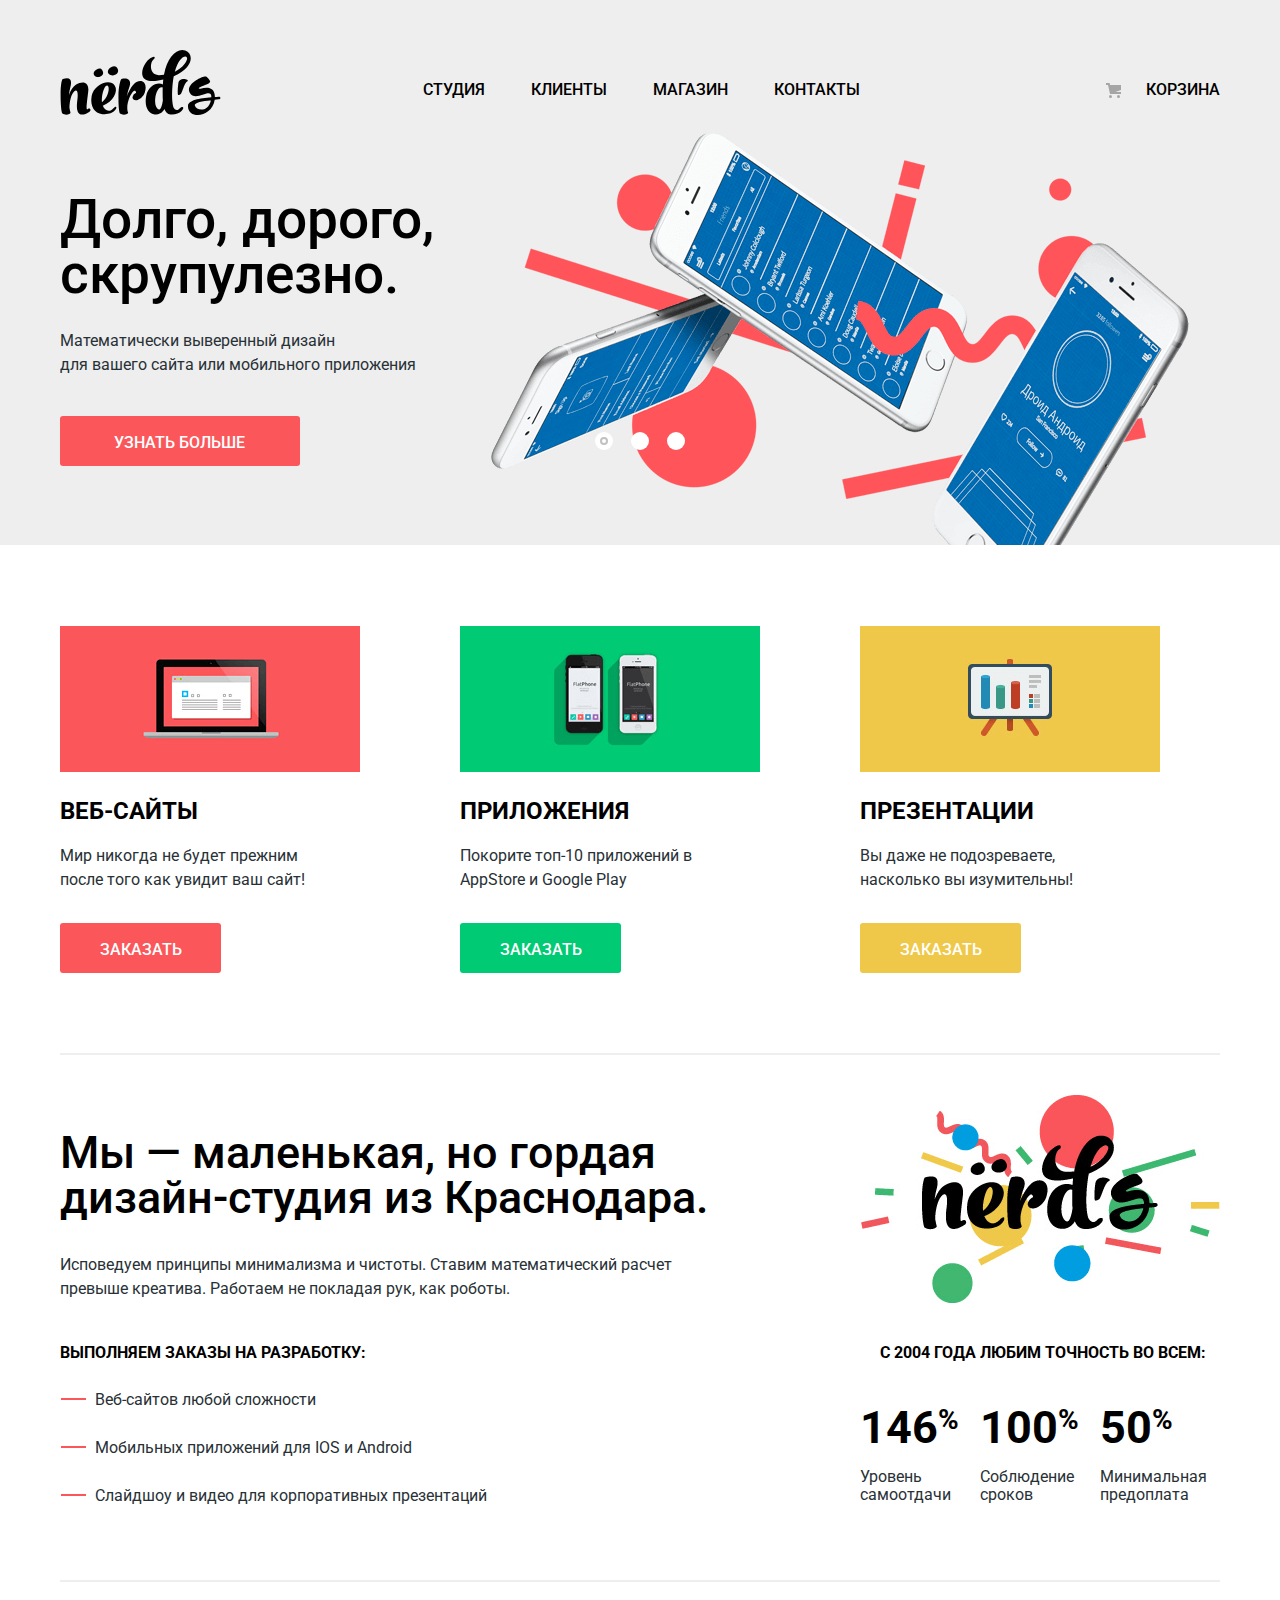
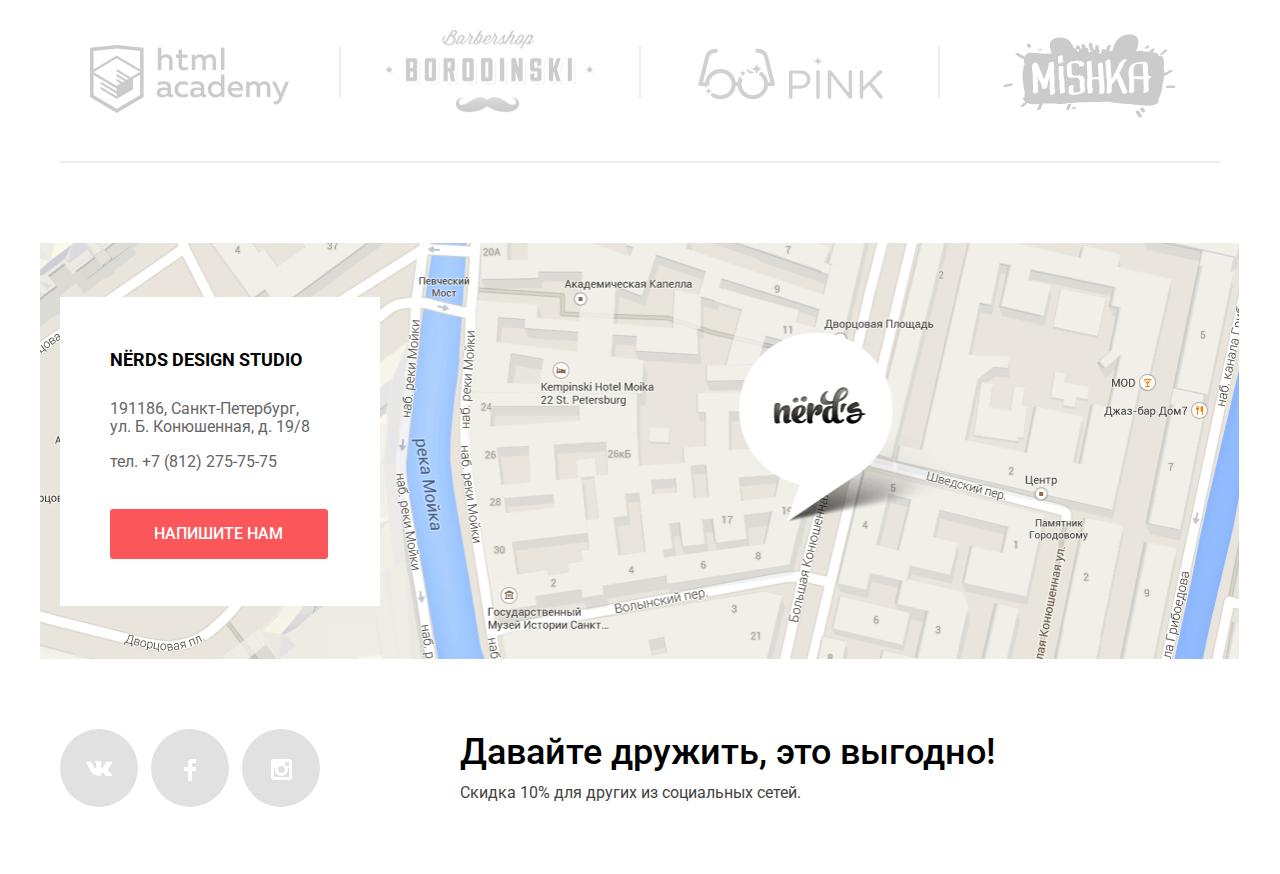
<file: index.html>
<!DOCTYPE html>
<html lang="ru">
<head>
  <meta charset="utf-8">
  <title>HTML Academy: Нёрдс</title>
  <link rel="stylesheet" href="css/normalize.css">
  <link rel="stylesheet" href="css/styles_min.css">
  <link href="https://fonts.googleapis.com/css?family=Roboto:400,500,700&amp;subset=cyrillic" rel="stylesheet">
</head>

<body>
  <header class="main-header">
    <div class="container">
      <nav class="main-navigation">
        <a class="header-logo">
          <img src="img/header-logo.svg" alt="Дизайн-студия nёrds" width="161" height="65">
        </a>
        <h2 class="visually-hidden">Навигация по сайту</h2>
        <ul class="site-navigation">
          <li><a href="studio.html">Студия</a></li>
          <li><a href="clients.html">Клиенты</a></li>
          <li><a href="catalogue.html">Магазин</a></li>
          <li><a href="contacts.html">Контакты</a></li> 
        </ul>
        <div class="header-cart"><a href="cart.html">Корзина</a></div>
      </nav>

      <section class="header-slider">
        <h2 class="visually-hidden">Отличительные особенности Дизайн-студии nёrds</h2>
        <input class="visually-hidden" type="radio" id="btn-1" name="toggle" checked>
        <input class="visually-hidden" type="radio" id="btn-2" name="toggle">
        <input class="visually-hidden" type="radio" id="btn-3" name="toggle">
        <div class="slider-controls">
          <label for="btn-1"><span class="visually-hidden">Слайд 1</span></label>
          <label for="btn-2"><span class="visually-hidden">Слайд 2</span></label>
          <label for="btn-3"><span class="visually-hidden">Слайд 3</span></label>
        </div>
        <div class="header-slider-content">
          <div class="header-slider-slides">
            <section class="slide slide-1">
              <b class="promo-slogan">
                Долго, дорого, скрупулезно.
              </b>
              <p>
                Математически выверенный дизайн<br> для вашего сайта или мобильного приложения
              </p>
              <a class="btn slide-btn slide-btn-1" href="#">
                Узнать больше 
              </a>
              <p class="hint hint-1">Чтобы узнать больше - перейдите на текущий слайд c помощью кнопки Слайд1 перед слайдами и нажмите на появившуюся ссылку "Узнать больше"</p>
            </section>
            <section class="slide slide-2">
              <b class="promo-slogan">
                Любим математику как никто другой.
              </b>
              <p>
                Никакого креатива, только математические формулы для расчета идеальных пропорций 
              </p>
              <a class="btn slide-btn slide-btn-2" href="#">
                Узнать больше
              </a>
              <p class="hint hint-2">Чтобы узнать больше - перейдите на текущий слайд c помощью кнопки Слайд2 перед слайдами и нажмите на появившуюся ссылку "Узнать больше"</p>
            </section>
            <section class="slide slide-3">
              <b class="promo-slogan">
                Только ночь, только хардкор
              </b>
              <p>
                Работать днем, как все? Мы против этого. Ближе&nbsp;к&nbsp;полуночи работа только начинается.
              </p>
              <a class="btn slide-btn slide-btn-3" href="#">
                Узнать больше
              </a>
              <p class="hint hint-3">Чтобы узнать больше - перейдите на текущий слайд c помощью кнопки Слайд3 перед слайдами и нажмите на появившуюся ссылку "Узнать больше"</p>
            </section>
          </div>
        </div>
      </section>
    </div>
  </header>

  <main>
    <div class="container">
      <h2 class="visually-hidden">Услуги дизайн-студии nerds</h2>
      <ul class="products">
        <li class="products-category products-category-1">
          <h3 class="products-category-title">
            Веб-сайты
          </h3>
          <p class="products-category-description">
            Мир никогда не будет прежним после того как увидит ваш сайт!
          </p>
          <a class="btn" href="#">
            Заказать
          </a>
        </li>
        <li class="products-category products-category-2">
          <h3 class="products-category-title">
            Приложения
          </h3>
          <p class="products-category-description">
            Покорите топ-10 приложений в AppStore и Google Play
          </p>
          <a class="btn" href="#">
            Заказать
          </a>
        </li>
        <li class="products-category products-category-3">
          <h3 class="products-category-title">
            Презентации
          </h3>
          <p class="products-category-description">
            Вы даже не подозреваете, насколько вы изумительны!
          </p>
          <a class="btn" href="#">
            Заказать
          </a>
        </li>
      </ul>

      <section class="about-us">
        <h2 class="visually-hidden">Информация о студии</h2>
        <div class="columns">
          <div class="columns-left">
            <b class="promo-slogan">
              Мы &#8212; маленькая, но гордая дизайн-студия из Краснодара.
            </b>
            <p>
              Исповедуем принципы минимализма и чистоты. Ставим математический расчет превыше креатива. Работаем не покладая рук, как роботы.
            </p>
          </div>
          <div class="columns-right">
            <a class="about-us-logo">
              <img src="img/about-us-logo.png" alt="Дизайн-студия nёrds" width="360" height="208">
            </a>
          </div>
        </div> 

        <div class="columns">
          <div class="columns-left">
            <section class="specialties">
              <h3 class="specialties-title">
                Выполняем заказы на разработку:
              </h3>
              <ul class="specialties-list">
                <li>Веб-сайтов любой сложности</li>
                <li>Мобильных приложений для IOS и Android</li>
                <li>Слайдшоу и видео для корпоративных презентаций</li>
              </ul>
            </section>
          </div>
          <div class="columns-right">
            <section class="features">
              <h3 class="features-title">
                С 2004 года любим точность во всем:
              </h3>
              <table class="features-table">
                <tr>
                  <th>146<sup>%</sup></th>
                  <th>100<sup>%</sup></th>
                  <th>50<sup>%</sup></th>
                </tr>
                <tr>
                  <td>Уровень самоотдачи</td>
                  <td>Соблюдение сроков</td>
                  <td>Минимальная предоплата</td>
                </tr>
              </table>
            </section>
          </div>
        </div>
      </section>

      <section class="portfolio">
        <h2 class="visually-hidden">Портфолио Дизайн-студии nёrds</h2>
        <a class="portfolio-item portfolio-item-htmlacademy" href="https://htmlacademy.ru/intensive/htmlcss">
          <img src="img/logo-htmlacademy.png" alt="переход на сайт HTMLAcademy" width="199" height="68">
        </a>
        <a class="portfolio-item portfolio-item-borodinskiy" href="#">
          <img src="img/logo-barbershop.png" alt="переход на сайт Барбершоп Бородинский" width="209" height="86">
        </a>
        <a class="portfolio-item portfolio-item-pink" href="#">
          <img src="img/logo-pink.png" alt="переход на сайт Pink" width="185" height="52">
        </a>
        <a class="portfolio-item portfolio-item-mishka" href="#">
          <img src="img/logo-mishka.png" alt="переход на сайт Мишка" width="173" height="84">
        </a>
      </section> 
    </div>
  </main>
  
  <footer class="main-footer">
    <section class="footer-contacts">
      <h2 class="visually-hidden">Контакты студии</h2>
      <div class="contacts-container">
        <div class="container">
          <section class="contacts-info">
            <h3 class="contacts-info-title">
              Nёrds design studio 
            </h3>
            <div class="contacts-text">
              <p>
                191186, Санкт-Петербург,
                ул.&nbsp;Б. Конюшенная, д. 19/8
              </p>
              <p>
                тел. +7 (812) 275-75-75
              </p>
            </div>
            <a class="btn write-us-btn" href="write-us.html">
              Напишите нам
            </a>
          </section>
        </div>
      </div> 
      <div class="i-map-container"> 
        <iframe src="https://www.google.com/maps/embed?pb=!1m18!1m12!1m3!1d1998.5989424123825!2d30.320894615863704!3d59.93879686904818!2m3!1f0!2f0!3f0!3m2!1i1024!2i768!4f13.1!3m3!1m2!1s0x4696310fca5ba729%3A0xea9c53d4493c879f!2sBolshaya+Konyushennaya+ul.%2C+19%2C+Sankt-Peterburg%2C+Russia%2C+191186!5e0!3m2!1sen!2sus!4v1504743156845" allowfullscreen>
        </iframe>
      </div>
      <div class="map-container">
        <div class="container-1">
          <section class="footer-map">
            <h2 class="visually-hidden">Адрес студии: 191186, Санкт-Петербург, ул. Б. Конюшенная, д. 19/8</h2>
            <img src="img/map&marker_cropped.png" alt="" width="1200" height="416">
          </section>
        </div>
      </div>
    </section>
    
    <div class="container">
      <div class="footer-bottom">
        <section class="footer-social">
          <h2 class="visually-hidden">Дизайн-студия nёrds в социальных сетях</h2>
          <a class="social-btn social-btn-vk" href="#" aria-label="Вконтакте">
            <svg id="vk" data-name="Layer 1" xmlns="http://www.w3.org/2000/svg" width="26" height="15" ><defs><style>.cls-1{fill:#fff;}</style></defs><title>vk-icon</title><path class="cls-1" d="M16.14,11.51c1-.31,2.18,2,3.48,2.94a2.45,2.45,0,0,0,1.73.53l3.47-.05s1.82-.11,1-1.55a11.7,11.7,0,0,0-2.58-3c-2.18-2-1.88-1.71.74-5.24,1.6-2.15,2.24-3.47,2-4S24.6.69,24.6.69l-3.91,0a.8.8,0,0,0-.85.51,23.28,23.28,0,0,1-1.44,3.08c-1.74,3-2.44,3.15-2.72,3-.66-.43-.49-1.74-.49-2.66,0-2.9.43-4.11-.85-4.42A6.61,6.61,0,0,0,12.5,0,8.29,8.29,0,0,0,9.26.33c-.44.22-.79.71-.58.74a1.75,1.75,0,0,1,1.15.59,3.86,3.86,0,0,1,.39,1.79s.23,3.41-.54,3.83c-.53.29-1.25-.3-2.8-3A25.38,25.38,0,0,1,5.49,1.35,1.18,1.18,0,0,0,5.16.9a1.61,1.61,0,0,0-.6-.24L.85.68S.29.7.08.95s0,.67,0,.67S3,8.49,6.27,12a8.86,8.86,0,0,0,6.45,3h1.56a1.32,1.32,0,0,0,.71-.31,1.14,1.14,0,0,0,.21-.69S15.17,11.82,16.14,11.51Z" transform="translate(0 0)"/></svg>
          </a>
          <a class="social-btn social-btn-fb" href="#" aria-label="Facebook">
            <svg id="fb" data-name="Layer 2" xmlns="http://www.w3.org/2000/svg" width="12" height="22"><defs><style>.cls-1{fill:#fff;}</style></defs><title>fb-icon</title><path class="cls-1" d="M12,4V0H8A4,4,0,0,0,4,4V8H0v4H4V22H8V12h4V8H8V4Z"/></svg>
          </a>
          <a class="social-btn social-btn-inst" href="#" aria-label="Instagram">
            <svg id="insta" data-name="Layer 1" xmlns="http://www.w3.org/2000/svg" width="21" height="21"><defs><style>.cls-1{fill:#fff;}</style></defs><title>insta-icon</title><path class="cls-1" d="M18,0H3A3,3,0,0,0,0,3V18a3,3,0,0,0,3,3H18a3,3,0,0,0,3-3V3A3,3,0,0,0,18,0ZM10.5,7A3.5,3.5,0,1,1,7,10.5,3.5,3.5,0,0,1,10.5,7ZM18,18H3V9H4.18A6.5,6.5,0,1,0,16.82,9H18ZM18,7H14V3h4Z"/></svg>
          </a>
        </section>
        <section class="footer-promo">
          <h2 class="visually-hidden">Скидки и спецпредложения</h2> 
          <b class="promo-slogan">
            Давайте дружить, это выгодно!
          </b>
          <p>
            Скидка 10% для других из социальных сетей. 
          </p>
        </section>
      </div>
    </div>
  </footer>

  <div class="container">
    <section class="modal modal-write-us modal-none">
      <h2>Напишите нам</h2>
      <form class="write-us-form" action="https://echo.htmlacademy.ru" method="post">
        <p class="half-width">
          <label for="fullname">Ваше имя:</label>
          <input type="text" id="fullname" name="fullname" placeholder="Представьтесь, пожалуйста">
        </p>
        <p class="half-width">
          <label for="email">Ваш e-mail:</label>
          <input type="text" id="email" name="email" placeholder="Для отправки ответа">
        </p>
        <p class="one-width">  
          <label for="text">Текст письма:</label>
          <textarea id="text" placeholder="В свободной форме" rows="5"></textarea>
        </p>
        <button class="btn" type="submit">Отправить</button>
      </form>
      <button class="modal-close" type="button"><span class="visually-hidden">Закрыть</span></button>
    </section>
  </div>
  
  <script src="js/script_min.js"></script>

</body>
</html>
</file>
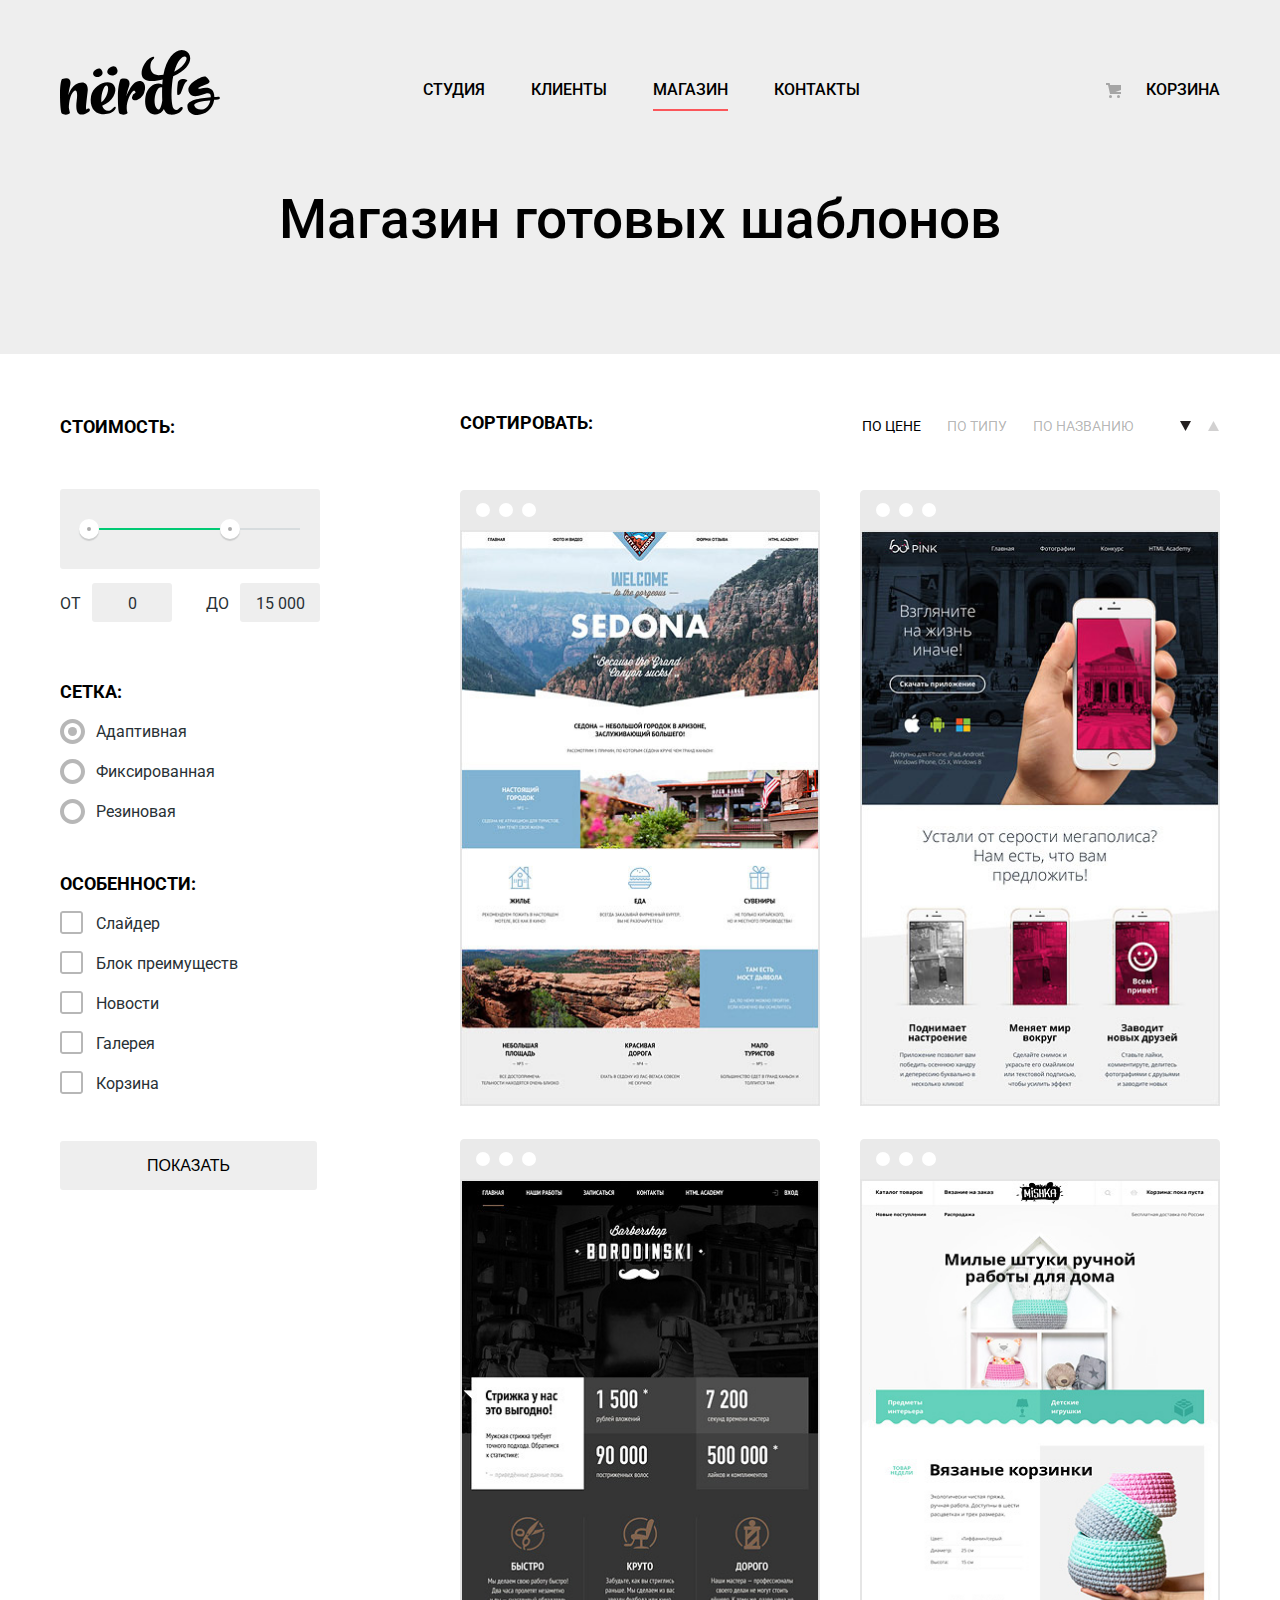
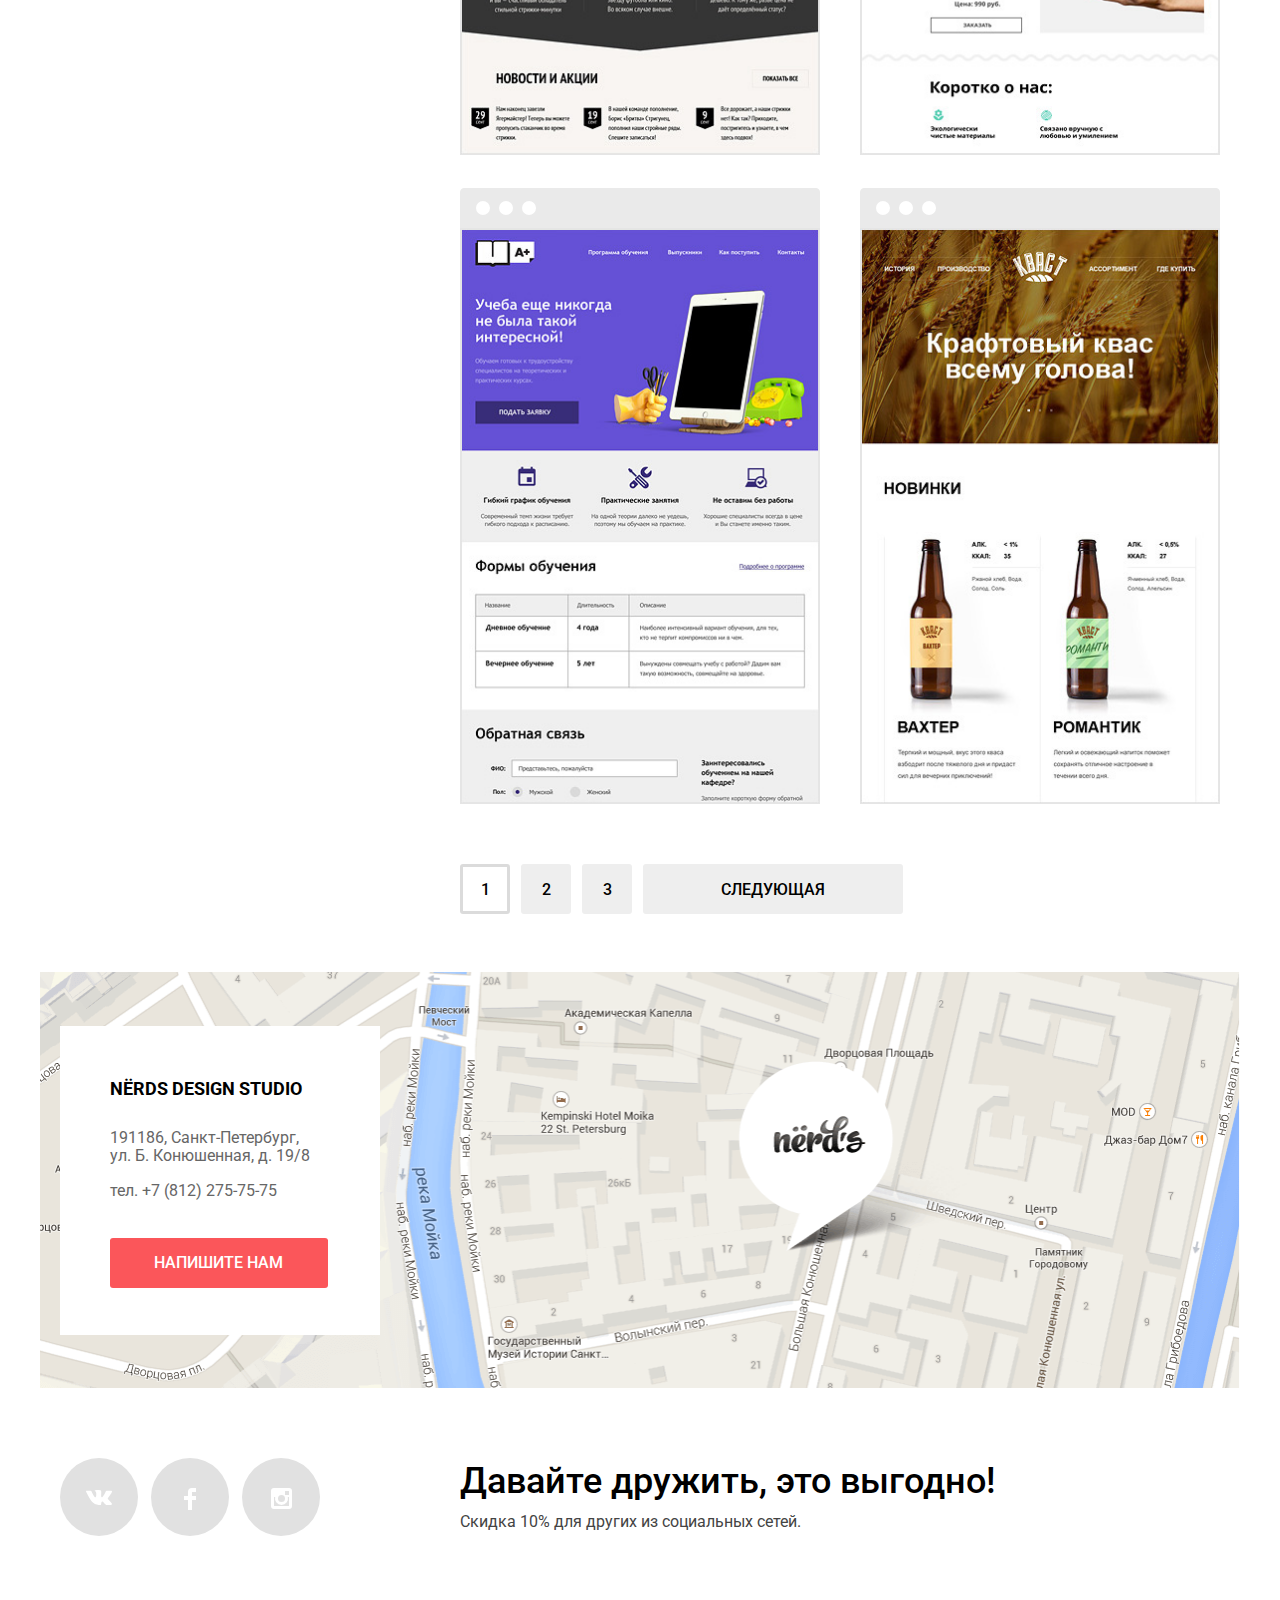
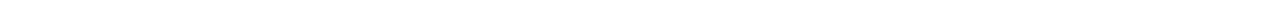
<file: catalogue.html>
<!DOCTYPE html>
<html lang="ru">
<head>
  <title>"Каталог дизайн-студии nёrds"</title>
  <meta charset="utf-8">
  <link rel="stylesheet" href="css/normalize.css">
  <link rel="stylesheet" href="css/styles_min.css">
  <link href="https://fonts.googleapis.com/css?family=Roboto:400,500,700&amp;subset=cyrillic" rel="stylesheet">
</head>

<body class="inner-page">
  <header class="main-header">
    <div class="container">
      <nav class="main-navigation">
        <a class="header-logo" href="index.html" aria-label="перейти на главную страницу">
          <svg id="header-logo" data-name="Layer 1" xmlns="http://www.w3.org/2000/svg" width="161" height="65"><title>header-logo</title><path d="M157.94,49.37c-1.24.16-2.52.27-3.76.38v.06C151.76,67.17,128,70,127.4,56.41c-.27-6.17,11.59-8,23.4-9.09.43-11.09-15.9,5.67-21.61-4.6-5-9,14.63-17.94,16.73-16.1,6.44,5.64,3.4,6.62-1.38,8.34-9.49,3.41-5.79,4.11-4.51,3.73,7.57-2.25,14.37-1,14.31,8.32,1.29-.11,2.52-.16,3.76-.27C160.4,46.51,160.56,49.16,157.94,49.37Zm-7.51.76c-9.12,1-17,2.44-16.15,5.35C136,61.06,147.85,62.3,150.42,50.13Z" transform="translate(0 0.02)"/><path d="M117.68,44.92c-.68,0-.7-6,.11-11.69,1-7,11.94-3.36,9.09-1.91s-4.43,8.72-6.27,12.09C120,44.57,118,44.94,117.68,44.92Z" transform="translate(0 0.02)"/><path d="M42.1,21c2.38,4.87-4.94,8.17-8.29,4.52-1.4-1.56-.76-4.56,2.64-6.19C38.15,18.49,40.52,17.73,42.1,21Z" transform="translate(0 0.02)"/><path d="M57.06,18.86c2.58,5.3-5.38,8.9-9,4.92-1.52-1.69-.82-5,2.87-6.74C52.75,16.13,55.34,15.31,57.06,18.86Z" transform="translate(0 0.02)"/><path d="M28.88,61.67C21,67,14.66,65.82,16.67,50.82c1.45-10.9-.95-11.52-3.12-9.44-2.85,2.7-4.63,9.72-4.68,16.41.28,1.69.61,3.31,1,4.78.33,1.63-4.91,3.32-8,1C.84,62.79,0,54.87,0,44.13,0,35.31,1.17,29.24,2.23,29c8-2.19,9.31,1.35,7.58,8a47.64,47.64,0,0,0-1.4,7.92c1.67-4.66,4.07-8.49,6.8-10.17,7.42-4.66,13.6-2.47,12.43,6.8-2,16.58-2.17,18.83-.39,17.53C29.5,57.45,30.94,60.26,28.88,61.67Z" transform="translate(0 0.02)"/><path d="M55,59.59c-2.17,3.48-7.81,5.17-13.22,4.55C34,63.3,29.22,56.39,31.06,46c2-11.19,18.07-18.32,23.2-10.34,3.74,5.79-2.17,16-11.6,19.78l-.5.17c2,5.17,6.58,7.48,11,2.36C55.32,55.65,56.82,56.67,55,59.59Zm-13.6-7.42c5.85-4.16,7.81-13.32,6.19-15.9S42.49,37.78,41.32,48A20.61,20.61,0,0,0,41.38,52.17Z" transform="translate(0 0.02)"/><path d="M83.09,45a12.25,12.25,0,0,1-6,5.06c-2.4.73-5.18.06-5.18-2.7a6.07,6.07,0,0,1,3.62-4.72c-.17-1.91-1.39-2.42-2.29-1.69-3.35,2.59-7.42,12.25-6.36,19.22a1.59,1.59,0,0,1,.06.51c.17.62.33,1.24.56,1.85.56,1.57-4.91,3.32-8,1-1.06-.79-1.62-7-1.62-17.7,0-8.82,2-16.64,3-16.92,6.41-1.74,10.15,1.29,8.14,7.25a64.94,64.94,0,0,0-2.84,10.4c2.45-6.69,6.52-12.87,9.81-14.5,5.86-2.92,10.09,1,8.87,7.81a1.72,1.72,0,0,0-.11.45c-.06.56-.57,2.3-.39,1.74A10.62,10.62,0,0,1,83.09,45Z" transform="translate(0 0.02)"/><path d="M113.21,26.16c-.44,2.3-.84,4.83-1.11,7.53-1.06,10.06-.61,19,.61,23,.73,2.14,3.46,4.95,6.08,2,2.84-3.2,6-1.35,2.17,2.42-2.34,2.31-6.69,3.88-11,3.43-3.12-.39-5-2.42-6.13-5.51a8.71,8.71,0,0,1-1.56,2.3,9.28,9.28,0,0,1-8,3.09c-6.64-.73-10.54-7.92-8.7-18.15,2-10.79,11.32-14.73,16.73-11.86.11-1.35.22-2.7.33-4.1.06-.28.06-.56.11-.84-1.56.34-3.23.67-5,1-24,4-15.72-15.57-9.87-20.68,6.64-5.73,7.36-1.86,5.3-.56-3.68,2.36-5.3,15.9,5.24,15.9a47,47,0,0,0,5-.28C106.68,6.49,116.66-2.39,124.75.53,133.73,3.79,132.78,18.07,113.21,26.16ZM102.28,50.55c-.22-3.54-.22-7.53-.17-11.64,0-.51.06-1,.06-1.46-3.35-1.52-6.64,3.65-7.47,10.79C93.75,56.62,97.48,61.06,99.6,59,101.22,57.41,102.06,52.24,102.28,50.55ZM126.36,7.39c-1.78-2.64-8.31.56-12.1,14.33C123.8,17.17,127.59,9.3,126.36,7.39Z" transform="translate(0 0.02)"/></svg>
        </a>
        <h2 class="visually-hidden">Навигация по сайту</h2>
        <ul class="site-navigation">
          <li><a href="studio.html">Студия</a></li>
          <li><a href="clients.html">Клиенты</a></li>
          <li><span  class="current">Магазин</span></li>
          <li><a href="contacts.html">Контакты</a></li>
        </ul>
        <div class="header-cart"><a href="cart.html">Корзина</a></div>
      </nav>
      <h1 class="main-header-title">Магазин готовых шаблонов</h1>
    </div>
  </header>

  <main>
    <div class="container">
      <div class="inner-page-content">
        <form class="filter-form" action="https://echo.htmlacademy.ru" method="get">
          <h2 class="visually-hidden">Фильтры готовых шаблонов</h2>
          <fieldset class="filter-form-price">
            <legend class="filter-name">Стоимость:</legend>
            <div class="price-indicator">
              <div class="scale">
                <div class="bar" style="width:70%">
                </div>
              </div>
              <div class="toggle min-toggle"></div>
              <div class="toggle max-toggle"></div>
            </div>
            <div class="price-controls">
              <p class="min-price">
                <label for="min-price">от</label>
                <input type="text" id="min-price" name="min-price" value="0">
              </p>
              <p class="max-price"> 
                <label for="max-price">до</label>
                <input type="text" id="max-price" name="max-price" value="15 000">
              </p>
            </div>
          </fieldset>
          <fieldset class="filter-form-group">
            <legend class="filter-name">Сетка:</legend>
            <p>
              <input class="visually-hidden" type="radio" id="adaptive" name="grid" value="adaptive" checked>
              <label for="adaptive">Адаптивная</label>
            </p>
            <p>
              <input class="visually-hidden" type="radio" id="fixed" name="grid" value="fixed">
              <label for="fixed">Фиксированная</label>
            </p>
            <p>
              <input class="visually-hidden" type="radio" id="responsive" name="grid" value="responsive">
              <label for="responsive">Резиновая</label>
            </p>
          </fieldset>
          <fieldset class="filter-form-group">
            <legend class="filter-name">Особенности:</legend>
            <p>
              <input class="visually-hidden" type="checkbox" id="slider" name="slider">
              <label for="slider">Слайдер</label>
            </p>
            <p>
              <input class="visually-hidden" type="checkbox" id="features-list" name="features-list">
              <label for="features-list">Блок преимуществ</label>
            </p>
            <p> 
              <input class="visually-hidden" type="checkbox" id="news" name="news">
              <label for="news">Новости</label>
            </p>
            <p>
              <input class="visually-hidden" type="checkbox" id="gallery" name="gallery">
              <label for="gallery">Галерея</label>
            </p>
            <p>
              <input class="visually-hidden" type="checkbox" id="cart" name="cart">
              <label for="cart">Корзина</label>
            </p>
          </fieldset>
          <button class="btn" type="submit">Показать</button>
        </form>

        <section class="catalogue">
          <div class="catalogue-filter">
            <h3 class="filter-name">Сортировать:</h3>
            <ul class="catalogue-filter-list">
              <li><a class="current" href="#">По цене</a></li>
              <li><a href="#">По типу</a></li>
              <li><a href="#">По названию</a></li>
            </ul>
            <p class="sort-by">
              <button class="arrow arrow-down current" type="button"><span class="visually-hidden">сортировать в прямом порядке</span></button>
              <button class="arrow arrow-up"  type="button"><span class="visually-hidden">сортировать в обратном порядке</span></button>
            </p>
          </div>
          <div class="catalogue-items">
            <article class="catalogue-item">
              <a href="#">
                <img src="img/img-sedona.jpg" alt="Сайт Sedona" width="358" height="574">
              </a>
              <section class="catalogue-item-data">
                <a class="catalogue-item-title" href="item-sedona.html">Sedona</a>
                <div class="catalogue-item-content">
                  <p>Информационный сайт для&nbsp;туристов</p>
                </div>
                <a class="btn" href="#">9 900 руб.</a>
              </section>
              <section class="catalogue-item-data visually-hidden">
                <h3 class="catalogue-item-title">Sedona</h3>
                <p>Информационный сайт для туристов</p>
                <a class="btn">9 900 руб.</a>
              </section>
            </article>
            <article class="catalogue-item">
              <a href="#">
                <img src="img/img-pink.jpg" alt="Сайт Pink" width="358" height="574">
              </a>
              <section class="catalogue-item-data">
                <a class="catalogue-item-title" href="item-sedona.html">Pink app</a>
                <div class="catalogue-item-content">
                  <p>Продуктовый лендинг приложения для iOS и Android</p>
                </div>
                <a class="btn" href="#">9 900 руб.</a>
              </section>
              <section class="catalogue-item-data visually-hidden">
                <h3 class="catalogue-item-title">Pink app</h3>
                <p>Продуктовый лендинг приложения для iOS и Android</p>
                <a class="btn">9 900 руб.</a>
              </section>
            </article>
            <article class="catalogue-item">
              <a href="#">
                <img src="img/img-barbershop.jpg" alt="Сайт Барбершоп Бородинский" width="358" height="574">
              </a>
              <section class="catalogue-item-data">
                <a class="catalogue-item-title" href="item-sedona.html">Barbershop</a>
                <div class="catalogue-item-content">
                  <p>Сайт салоны красоты. Для&nbsp;мужчин, да.</p>
                </div>
                <a class="btn" href="#">9 900 руб.</a>
              </section>
              <section class="catalogue-item-data visually-hidden">
                <h3 class="catalogue-item-title">Barbershop</h3>
                <p>Сайт салоны красоты. Для мужчин, да.</p>
                <a class="btn">9 900 руб.</a>
              </section>
            </article>
            <article class="catalogue-item">
              <a href="#">
                <img src="img/img-mishka.jpg" alt="Сайт Мишка" width="358" height="574">
              </a>
              <section class="catalogue-item-data">
                <a class="catalogue-item-title" href="item-sedona.html">Mishka</a>
                <div class="catalogue-item-content">
                  <p>Интернет-магазин вязаных&nbsp;игрушек</p>
                </div>
                <a class="btn" href="#">9 900 руб.</a>
              </section>
              <section class="catalogue-item-data visually-hidden">
                <h3 class="catalogue-item-title">Mishka</h3>
                <p>Интернет-магазин вязаных игрушек</p>
                <a class="btn">9 900 руб.</a>
              </section>
            </article>
            <article class="catalogue-item">
              <a href="#">
                <img src="img/img-aplus.jpg" alt="Сайт Aplus" width="358" height="574">
              </a>
              <section class="catalogue-item-data">
                <a class="catalogue-item-title" href="item-sedona.html">A Plus</a>
                <div class="catalogue-item-content">
                  <p>Лендинг курсов повышения квалификации</p>
                </div>
                <a class="btn" href="#">9 900 руб.</a>
              </section>
              <section class="catalogue-item-data visually-hidden">
                <h3 class="catalogue-item-title">A Plus</h3>
                <p>Лендинг курсов повышения квалификации</p>
                <a class="btn">9 900 руб.</a>
              </section>
            </article>
            <article class="catalogue-item">
              <a href="#">
                <img src="img/img-kvast.jpg" alt="Сайт Кваст" width="358" height="574">
              </a>
              <section class="catalogue-item-data">
                <a class="catalogue-item-title" href="item-sedona.html">Кваст</a>
                <div class="catalogue-item-content">
                  <p>Промо-сайт производителя крафтового кваса</p>
                </div>
                <a class="btn" href="#">9 900 руб.</a>
              </section>
              <section class="catalogue-item-data visually-hidden">
                <h3 class="catalogue-item-title">Кваст</h3>
                <p>Промо-сайт производителя крафтового кваса</p>
                <a class="btn">9 900 руб.</a>
              </section>
            </article>
          </div>
          <h2 class="visually-hidden">Навигация по страницам</h2>
          <ul class="catalogue-paginaton">
            <li class="catalogue-paginaton-current">
              <span class="btn-page">1</span>
            </li>
            <li>
              <a class="btn-page" href="#">2</a>
            </li>
            <li>
              <a class="btn-page" href="#">3</a>
            </li>
            <li>
              <a class="btn-page" href="#">следующая</a>
            </li>
          </ul>
        </section> 
      </div> 
    </div>
  </main>

  <footer class="main-footer">
    <section class="footer-contacts">
      <h2 class="visually-hidden">Контакты студии</h2>
      <div class="contacts-container">
        <div class="container">
          <section class="contacts-info">
            <h3 class="contacts-info-title">
              Nёrds design studio 
            </h3>
            <div class="contacts-text">
              <p>
                191186, Санкт-Петербург,
                ул.&nbsp;Б. Конюшенная, д. 19/8
              </p>
              <p>
                тел. +7 (812) 275-75-75
              </p>
            </div>
            <a class="btn write-us-btn" href="write-us.html">
              Напишите нам
            </a>
          </section>
        </div>
      </div> 
      <div class="i-map-container"> 
        <iframe src="https://www.google.com/maps/embed?pb=!1m18!1m12!1m3!1d1998.5989424123825!2d30.320894615863704!3d59.93879686904818!2m3!1f0!2f0!3f0!3m2!1i1024!2i768!4f13.1!3m3!1m2!1s0x4696310fca5ba729%3A0xea9c53d4493c879f!2sBolshaya+Konyushennaya+ul.%2C+19%2C+Sankt-Peterburg%2C+Russia%2C+191186!5e0!3m2!1sen!2sus!4v1504743156845"  allowfullscreen>
        </iframe>
      </div>
      <div class="map-container">
        <div class="container-1">
          <section class="footer-map">
            <h2 class="visually-hidden">
              Адрес студии: 191186, Санкт-Петербург, ул. Б. Конюшенная, д. 19/8
            </h2>
            <img src="img/map&marker_cropped.png" alt="" width="1200" height="416">
          </section>
        </div>
      </div>
    </section>
    
    <div class="container">
      <div class="footer-bottom">
        <section class="footer-social">
          <h2 class="visually-hidden">Дизайн-студия nёrds в социальных сетях</h2>
          <a class="social-btn social-btn-vk" href="#" aria-label="Вконтакте">
            <svg id="vk" data-name="Layer 1" xmlns="http://www.w3.org/2000/svg" width="26" height="15" ><defs><style>.cls-1{fill:#fff;}</style></defs><title>vk-icon</title><path class="cls-1" d="M16.14,11.51c1-.31,2.18,2,3.48,2.94a2.45,2.45,0,0,0,1.73.53l3.47-.05s1.82-.11,1-1.55a11.7,11.7,0,0,0-2.58-3c-2.18-2-1.88-1.71.74-5.24,1.6-2.15,2.24-3.47,2-4S24.6.69,24.6.69l-3.91,0a.8.8,0,0,0-.85.51,23.28,23.28,0,0,1-1.44,3.08c-1.74,3-2.44,3.15-2.72,3-.66-.43-.49-1.74-.49-2.66,0-2.9.43-4.11-.85-4.42A6.61,6.61,0,0,0,12.5,0,8.29,8.29,0,0,0,9.26.33c-.44.22-.79.71-.58.74a1.75,1.75,0,0,1,1.15.59,3.86,3.86,0,0,1,.39,1.79s.23,3.41-.54,3.83c-.53.29-1.25-.3-2.8-3A25.38,25.38,0,0,1,5.49,1.35,1.18,1.18,0,0,0,5.16.9a1.61,1.61,0,0,0-.6-.24L.85.68S.29.7.08.95s0,.67,0,.67S3,8.49,6.27,12a8.86,8.86,0,0,0,6.45,3h1.56a1.32,1.32,0,0,0,.71-.31,1.14,1.14,0,0,0,.21-.69S15.17,11.82,16.14,11.51Z" transform="translate(0 0)"/></svg>
          </a>
          <a class="social-btn social-btn-fb" href="#" aria-label="Facebook">
            <svg id="fb" data-name="Layer 2" xmlns="http://www.w3.org/2000/svg" width="12" height="22"><defs><style>.cls-1{fill:#fff;}</style></defs><title>fb-icon</title><path class="cls-1" d="M12,4V0H8A4,4,0,0,0,4,4V8H0v4H4V22H8V12h4V8H8V4Z"/></svg>
          </a>
          <a class="social-btn social-btn-inst" href="#" aria-label="Instagram">
            <svg id="insta" data-name="Layer 1" xmlns="http://www.w3.org/2000/svg" width="21" height="21"><defs><style>.cls-1{fill:#fff;}</style></defs><title>insta-icon</title><path class="cls-1" d="M18,0H3A3,3,0,0,0,0,3V18a3,3,0,0,0,3,3H18a3,3,0,0,0,3-3V3A3,3,0,0,0,18,0ZM10.5,7A3.5,3.5,0,1,1,7,10.5,3.5,3.5,0,0,1,10.5,7ZM18,18H3V9H4.18A6.5,6.5,0,1,0,16.82,9H18ZM18,7H14V3h4Z"/></svg>
          </a>
        </section>
        <section class="footer-promo">
          <h2 class="visually-hidden">Скидки и спецпредложения</h2> 
          <b class="promo-slogan">
            Давайте дружить, это выгодно!
          </b>
          <p>
            Скидка 10% для других из социальных сетей. 
          </p>
        </section>
      </div>
    </div>
  </footer>

  <div class="container">
    <section class="modal modal-write-us modal-none">
      <h2>Напишите нам</h2>
      <form class="write-us-form" action="https://echo.htmlacademy.ru" method="post">
        <p class="half-width">
          <label for="fullname">Ваше имя:</label>
          <input type="text" id="fullname" name="fullname" placeholder="Представьтесь, пожалуйста">
        </p>
        <p class="half-width">
          <label for="email">Ваш e-mail:</label>
          <input type="text" id="email" name="email" placeholder="Для отправки ответа">
        </p>
        <p class="one-width">  
          <label for="text">Текст письма:</label>
          <textarea id="text" placeholder="В свободной форме" rows="5"></textarea>
        </p>
        <button class="btn" type="submit">Отправить</button>
      </form>
      <button class="modal-close" type="button"><span class="visually-hidden">Закрыть</span></button>
    </section>
  </div>

  <script src="js/script_min.js"></script>

</body>
</html>
</file>
<file: css/styles_min.css>
.filter-form-price input[type=text],.products-category h3,body{font-family:Roboto,Arial,sans-serif}.catalogue-item>a::before,.header-cart .current::after,.header-cart a::before,.portfolio .portfolio-item::after,.site-navigation .current::after,.slider-controls label::before,.specialties-list li::before{content:""}body{min-width:1200px;padding:0;margin:0;font-style:normal;font-weight:400;font-size:16px;line-height:24px;color:#000;background-color:#fff}.btn,.filter-form .btn{font-size:16px;line-height:18px}img{max-width:100%;height:auto}.container{width:1160px;padding:0 20px;margin:0 auto}.visually-hidden{position:absolute;overflow:hidden;clip:rect(0 0 0 0);height:1px;width:1px;margin:-1px;padding:0;border:0}.btn{display:inline-block;-webkit-box-sizing:border-box;box-sizing:border-box;font-weight:500;color:#fff;text-transform:uppercase;text-decoration:none;text-align:center;vertical-align:top;border-radius:3px}.btn[type=submit],.btn[type=button]{font-size:16px;line-height:18px;border:none;outline:0}.footer-contacts .btn,.header-slider .btn,.modal-write-us .btn,.products-category-1 .btn{font-size:16px;background-color:#fb565a;border-top:3px solid #fb565a}.footer-contacts .btn:focus,.footer-contacts .btn:hover,.header-slider .btn:focus,.header-slider .btn:hover,.modal-write-us .btn:focus,.modal-write-us .btn:hover,.products-category-1 .btn:focus,.products-category-1 .btn:hover{background-color:#e74246;border-top:3px solid #e74246;outline:0}.footer-contacts .btn:active,.header-slider .btn:active,.modal-write-us .btn:active,.products-category-1 .btn:active{color:#e48789;background-color:#d7373b;border-top:3px solid #c13135}.products-category-2 .btn{font-size:16px;background-color:#00ca74;border-top:3px solid #00ca74}.products-category-2 .btn:focus,.products-category-2 .btn:hover{background-color:#00bc6c;border-top:3px solid #00bc6c;outline:0}.products-category-2 .btn:active{color:#74c69c;background-color:#00aa62;border-top:3px solid #009958}.products-category-3 .btn{font-size:16px;background-color:#efc84a;border-top:3px solid #efc84a}.products-category-3 .btn:focus,.products-category-3 .btn:hover{background-color:#eab534;border-top:3px solid #eab534;outline:0}.products-category-3 .btn:active{color:#edc47f;background-color:#e5a722;border-top:3px solid #ce961f}.filter-form .btn{font-weight:500;color:#000;background-color:#eee;border:3px solid #eee}.filter-form .btn:focus,.filter-form .btn:hover{background-color:#dfdfdf;border:3px solid #dfdfdf;outline:0}.filter-form .btn:active{color:#a9a9a9;background-color:#d5d5d5;border:3px solid #d5d5d5;border-top:3px solid #bfbfbf}.header-slider .btn{padding:15px 55px 14px 54px}.products-category .btn{padding:15px 39px 14px 40px}.footer-contacts .btn{padding:13px 45px 16px 44px}.modal-write-us .btn{padding:13px 80px 15px}.catalogue-item-data .btn{padding:13px 60px 15px}.filter-form .btn{padding:13px 84px 12px}.main-header{padding:50px 0 0;background:#eee}.header-cart a::before,.header-slider .slide,.header-slider .slide-1,.header-slider .slide-2,.products li{background-repeat:no-repeat}.main-navigation{display:-webkit-box;display:-ms-flexbox;display:flex;-webkit-box-pack:justify;-ms-flex-pack:justify;justify-content:space-between;-webkit-box-align:start;-ms-flex-align:start;align-items:flex-start}.products,.site-navigation{display:-webkit-box;display:-ms-flexbox;list-style:none}.header-logo,.header-logo img{width:161px;height:65px}.header-logo:hover svg{fill:#303030}.header-logo:focus svg{fill:#303030;border:2px #fb565a;outline:0}.header-logo:focus{outline:#fb565a solid 4px}.header-logo:active{outline:0}.header-logo:active svg{fill:#a6a6a6}.site-navigation{display:flex;-ms-flex-wrap:wrap;flex-wrap:wrap;-webkit-box-pack:center;-ms-flex-pack:center;justify-content:center;width:510px;padding:0;margin:0}.site-navigation li{padding:25px 23px 0}.header-cart{padding:25px 0 0 45px}.header-cart .current,.header-cart a{padding-left:40px}.header-cart a::before{position:absolute;top:8px;left:0;width:15px;height:15px;background-color:transparent;background-image:url(../img/cart-icon.svg);background-position:0 0;opacity:.3}.header-cart .current,.header-cart a,.site-navigation .current,.site-navigation a{display:block;position:relative;padding-bottom:6px;font-weight:500;line-height:30px;color:#000;text-transform:uppercase;text-decoration:none}.header-cart a:hover,.site-navigation a:hover{color:#fb565a}.header-cart a:focus,.site-navigation a:focus{color:#fb565a;outline:0}.header-cart a:active,.site-navigation a:active{color:#bdbdbd}.header-cart .current::after,.site-navigation .current::after{display:block;height:2px;width:100%;position:absolute;bottom:0;left:0;background-color:#fb565a}.header-slider{margin:0}.header-slider p{width:430px;padding:0;margin:27px 0 39px;color:#283136}.slide-2 p{width:430px}.header-slider .slide{padding:77px 0 79px}.header-slider .slide-1{background-image:url(../img/slide-1.png);background-position:left 431px bottom 0}.header-slider .slide-2{background-image:url(../img/slide-2.png);background-position:left 497px bottom 0}.header-slider .slide-3{;
  background-image:url(../img/slide-3.png) ; background-repeat: no-repeat; background-position: right 0 bottom 0;}.promo-slogan{display:block;padding:0;margin:0;font-weight:500}.about-us h3,.contacts-info h3,.products-category h3{font-weight:700;text-transform:uppercase}.header-slider .promo-slogan{width:520px;font-size:55px;line-height:55px}.about-us,.portfolio,.products{border-bottom:2px solid #eee}.products{display:flex;padding:81px 0 80px;margin:0}.products li{width:300px;padding:170px 0 0;margin-right:100px;background-position:left 0 top 0}.products li:nth-child(3n){margin-right:0}.products-category h3{margin:0 0 18px;font-size:24px;line-height:30px}.products p{width:260px;padding:0;margin:15px 0 31px;color:#283136}.products .products-category-1{background-image:url(../img/product-1.png)}.products .products-category-2{background-image:url(../img/product-2.png)}.products .products-category-3{background-image:url(../img/product-3.png)}.about-us{padding:0 0 72px;margin:0}.about-us .columns{display:-webkit-box;display:-ms-flexbox;display:flex;padding:38px 0 0;margin:0}.about-us .columns-left{width:760px;margin-right:auto}.about-us .columns-right{width:360px}.about-us .promo-slogan{width:700px;margin-top:37px;font-size:45px;line-height:45px}.about-us p{width:660px;padding:0;margin:33px 0 30px;color:#283136}.about-us .about-us-logo,.about-us-logo img{width:360px;height:208px}.about-us .about-us-logo{display:block;padding:0;margin:2px 0 0}.footer-bottom,.portfolio{display:-webkit-box;display:-ms-flexbox}.about-us h3{margin-top:60px 0 28px 0;padding:0;font-size:16px;line-height:24px}.about-us h3:first-child{margin-top:0}.features .features-title{margin-left:20px}.about-us ul{margin:23px 0 60px}.specialties-list{padding:0;list-style:none}.specialties-list li{padding:0 0 0 35px;margin:0 0 24px;position:relative;color:#283136}.specialties-list li::before{width:25px;height:2px;position:absolute;top:10px;left:1px;background-color:#fb565a}.about-us table{margin:30px 0 60px}.features .features-table{width:360px;-webkit-box-sizing:border-box;box-sizing:border-box;padding:0;border-collapse:collapse;border:none}.features-table th{width:120px;-webkit-box-sizing:border-box;box-sizing:border-box;padding:0 20px 0 0;margin:0;position:relative;font-size:45px;line-height:65px;text-align:left}.features-table sup{font-size:28px}.features-table td{padding:8px 0 0;line-height:18px;color:#283136}.about-us .columns-left :last-child,.about-us .columns-right :last-child,.features :last-child,.specialties :last-child{margin-bottom:0}.about-us section:not(:first-child){padding-top:40px}.portfolio{display:flex;-ms-flex-wrap:wrap;flex-wrap:wrap;padding:0 30px 43px}.portfolio .portfolio-item{display:block;position:relative}.portfolio .portfolio-item::after{position:absolute;width:2px;height:52px;right:0;top:64px;background-color:#eee}.portfolio .portfolio-item:nth-of-type(4n)::after{display:none;background-color:red}.portfolio .portfolio-item-htmlacademy{width:200px;padding:63px 51px 0 0}.portfolio .portfolio-item-borodinskiy{width:209px;padding:48px 46px 0 45px}.portfolio .portfolio-item-pink{width:185px;padding:66px 57px 0}.portfolio .portfolio-item-mishka{width:173px;padding:52px 0 0 63px}.portfolio img{display:block}.portfolio-item-htmlacademy img{width:199px;height:68px}.portfolio-item-borodinskiy img{width:209px;height:86px}.portfolio-item-pink img{width:185px;height:52px}.portfolio-item-mishka img{width:173px;height:84px}.i-map-container,iframe{height:416px;width:100%}.portfolio-item img{opacity:.2}.portfolio-item:hover img{opacity:1}.portfolio-item:focus img{opacity:1;outline:0}.portfolio-item:active img{opacity:.1}.filter-form-group input[type=radio]:checked:disabled+label,.filter-form-group input[type=radio]:disabled+label,.filter-form-group input[type=checkbox]:checked:disabled+label,.filter-form-group input[type=checkbox]:disabled+label,.footer-social .social-btn:active svg{opacity:.3}.main-footer{padding:80px 0 0}.inner-page .main-footer{padding:58px 0 0}.footer-contacts{width:100%;position:relative}.contacts-container{width:100%;position:absolute;top:54px;left:0;z-index:10;background-color:pink}.contacts-container .container{position:relative}.contacts-info{width:320px;padding:48px 40px 47px 50px;-webkit-box-sizing:border-box;box-sizing:border-box;position:absolute;top:0;left:20px;background-color:#fff}.contacts-info h3{padding:0;margin:0 0 25px;font-size:18px;line-height:30px}.contacts-text{margin-bottom:38px}.contacts-info p{padding:0;margin:0 0 17px;line-height:18px;color:#666}.contacts-info p:last-of-type{margin-bottom:0}.map-container{width:100%;position:absolute;top:0;left:0;z-index:2}.container-1{width:1200px;margin:0 auto}.footer-map{width:1200px;height:416px;position:relative;z-index:2}.footer-map img{width:100%;position:absolute;top:0;left:0}iframe{border:none}.i-map-container{position:relative;z-index:5}.footer-bottom{display:flex;padding:70px 0 55px;margin:0}.footer-social{display:-webkit-box;display:-ms-flexbox;display:flex;-ms-flex-wrap:wrap;flex-wrap:wrap;-ms-flex-negative:0;flex-shrink:0;width:280px;padding:0;margin:0 120px 0 0}.footer-social .social-btn{display:block;width:78px;height:78px;-webkit-box-sizing:border-box;box-sizing:border-box;padding-top:30px;margin:0 13px 12px 0;text-align:center;vertical-align:top;background-color:#e1e1e1;border-radius:50%}.footer-social .social-btn:focus,.footer-social .social-btn:hover{background-color:#e74246;outline:0}.footer-social .social-btn:active{background-color:#d7373b;-webkit-box-shadow:inset 0 2px 0 2px #c13135;box-shadow:inset 0 2px 0 2px #c13135}.footer-promo{padding:5px 0 0}.footer-promo .promo-slogan{padding:0;margin:0;font-size:36px;line-height:36px}.footer-promo p{padding:0;margin:12px 0;line-height:22px;color:#444}.inner-page .main-header{padding-bottom:1px}.inner-page h1{padding:0 0 1px;margin:77px 0 105px;font-weight:500;font-size:55px;line-height:55px;text-align:center}.inner-page-content{display:-webkit-box;display:-ms-flexbox;display:flex;-webkit-box-pack:justify;-ms-flex-pack:justify;justify-content:space-between;padding-top:60px}.inner-page .filter-name{display:block;padding:0;font-weight:700;font-size:18px;text-transform:uppercase}.filter-form .filter-form-price{width:260px;padding:0;margin:3px 0 55px}.filter-form-price .filter-name{margin:0 0 53px;border-top:1px solid transparent;line-height:18px}.filter-form-group .filter-name{margin:0 0 15px;line-height:30px}.filter-form fieldset{border:none}.filter-form .filter-form-group{padding:0;margin:0 0 27px}.filter-form-price .price-controls{display:-webkit-box;display:-ms-flexbox;display:flex;-webkit-box-pack:justify;-ms-flex-pack:justify;justify-content:space-between;padding:0}.price-controls p{display:inline-block;padding:0;margin:0;vertical-align:top}.filter-form-price .price-indicator{height:79px;position:relative;padding:1px 20px 0;margin:0 0 14px;border-radius:3px;background-color:#eee}.price-indicator .scale{height:2px;margin-top:38px;background-color:#d7dcde}.price-indicator .bar{height:2px;background-color:#00ca74}.price-indicator .toggle{width:4px;height:4px;position:absolute;top:30px;left:19px;cursor:pointer;border:8px solid #fff;border-radius:50%;-webkit-box-shadow:0 2px 1px 0 #cccdcd;box-shadow:0 2px 1px 0 #cccdcd;background:#ababab}.price-indicator .max-toggle{left:160px}.filter-form-price label{line-height:22px;color:#283136;text-transform:uppercase}.filter-form-price input[type=text]{display:inline-block;width:80px;-webkit-box-sizing:border-box;box-sizing:border-box;padding:8px 10px 5px;margin:0 0 0 7px;font-size:16px;line-height:22px;color:#283136;text-align:center;vertical-align:baseline;border:2px solid #eee;border-radius:3px;background-color:#eee}.filter-form-price input[type=text]:hover{background-color:#dfdfdf;border:2px solid #dfdfdf}.filter-form-price input[type=text]:focus{outline:0;border:2px solid #bfbfbf;background-color:#dfdfdf}.filter-form-price input[type=text]:invalid{color:rgba(0,0,0,.3)}.filter-form-group p{padding:0;margin:0 0 20px}.filter-form-group input[type=radio]+label,.filter-form-group input[type=checkbox]+label{display:block;position:relative;padding-left:36px;margin:0;line-height:20px;color:#283136}.filter-form-group input[type=radio]+label:hover,.filter-form-group input[type=radio]:checked:focus+label,.filter-form-group input[type=radio]:focus+label,.filter-form-group input[type=checkbox]+label:hover,.filter-form-group input[type=checkbox]:checked:focus+label,.filter-form-group input[type=checkbox]:focus+label{color:#000}.filter-form-group input[type=radio]+label::before,.filter-form-group input[type=checkbox]+label::before{content:"";display:block;width:26px;height:26px;padding:0;position:absolute;top:-3px;left:0;background-color:transparent;background-repeat:no-repeat;background-position:0 0;opacity:.4}.filter-form-group input[type=radio]+label::before{background-image:url(../img/radio-off.svg)}.filter-form-group input[type=checkbox]+label::before{background-image:url(../img/checkbox-off.svg)}.filter-form-group input[type=radio]:checked+label::before{background-image:url(../img/radio-on.svg)}.filter-form-group input[type=checkbox]:checked+label::before{background-image:url(../img/checkbox-on.svg)}.filter-form-group input[type=radio]+label:hover::before,.filter-form-group input[type=radio]:checked+label:hover::before,.filter-form-group input[type=radio]:checked:focus+label::before,.filter-form-group input[type=radio]:focus+label::before,.filter-form-group input[type=checkbox]+label:hover::before,.filter-form-group input[type=checkbox]:checked+label:hover::before,.filter-form-group input[type=checkbox]:checked:focus+label::before,.filter-form-group input[type=checkbox]:focus+label::before{opacity:1}.filter-form-group input[type=radio]:checked:disabled+label::before,.filter-form-group input[type=radio]:disabled+label::before,.filter-form-group input[type=checkbox]:checked:disabled+label::before,.filter-form-group input[type=checkbox]:disabled+label::before{opacity:.1}.catalogue{width:760px}.catalogue .catalogue-filter{display:-webkit-box;display:-ms-flexbox;display:flex;margin:0 0 45px}.catalogue .filter-name{margin:0 auto 0 0;line-height:18px}.catalogue-filter .catalogue-filter-list{display:-webkit-box;display:-ms-flexbox;display:flex;-ms-flex-wrap:wrap;flex-wrap:wrap;-webkit-box-pack:center;-ms-flex-pack:center;justify-content:center;width:305px;padding:0;margin:0 0 0 auto;list-style:none}.catalogue-filter-list li{padding:0 26px 0 0;margin:0}.catalogue-filter-list a{font-size:14px;line-height:18px;color:rgba(0,0,0,.3);text-transform:uppercase;text-decoration:none}.catalogue-filter-list a:focus,.catalogue-filter-list a:hover{color:rgba(0,0,0,.6);outline:0}.catalogue-filter-list a.current,.catalogue-filter-list a:active{color:rgba(0,0,0,1)}.catalogue-filter .sort-by{padding:7px 0 0 17px;margin:0}.catalogue-filter .arrow{display:inline-block;vertical-align:top;width:10px;height:10px;border:none;outline:0;background-color:transparent;opacity:.2}.catalogue-filter .arrow-down{margin-right:12px;background-image:url(../img/icon-down-dir.svg);background-repeat:no-repeat;background-position:0 0}.catalogue-filter .arrow-up{background-image:url(../img/icon-up-dir.svg);background-repeat:no-repeat;background-position:0 0}.catalogue-filter .arrow:focus,.catalogue-filter .arrow:hover{opacity:.4;outline:0}.catalogue-filter .arrow:active{opacity:1}.catalogue-filter .current,.catalogue-filter .current:active,.catalogue-filter .current:focus,.catalogue-filter .current:hover{opacity:1;outline:0}.catalogue-items{display:-webkit-box;display:-ms-flexbox;display:flex;-webkit-box-pack:justify;-ms-flex-pack:justify;justify-content:space-between;-ms-flex-wrap:wrap;flex-wrap:wrap;width:760px;margin:0 0 27px}.current-reverse{flex-wrap:wrap-reverse;flex-direction:row-reverse}.catalogue .catalogue-item{width:360px;position:relative;margin:0 0 33px}.catalogue-item>a{display:block;width:360px;padding:40px 0 0;margin:0;position:relative}.catalogue-item>a::before{display:block;width:360px;height:40px;padding:0;margin:0;position:absolute;top:0;left:0;background:url(../img/browser.svg) no-repeat;border-radius:3px 3px 0 0;opacity:.12}.catalogue-item img{display:block;width:358px;height:574px;border:1px solid #e5e5e5}.catalogue-item>a:focus,.catalogue-item>a:hover{outline:0;-webkit-box-shadow:0 6px 25px 0 rgba(0,0,0,.25);box-shadow:0 6px 25px 0 rgba(0,0,0,.25)}.catalogue-item>a:focus::before,.catalogue-item>a:hover::before{opacity:1}.catalogue-item-data{width:230px;padding:25px 65px 44px;position:absolute;bottom:0;left:0;text-align:center;background-color:#eee;-o-transition:all .3s ease-out 0s;-moz-transition:all .3s ease-out 0s;-ms-transition:all .3s ease-out 0s;-webkit-transition:all .3s ease-out 0s;transition:all .3s ease-out 0s;display:none}.catalogue-item:focus .catalogue-item-data,.catalogue-item:hover .catalogue-item-data{display:block}.catalogue-item-data .catalogue-item-title{display:block;padding:0;margin:0;font-weight:700;font-size:18px;line-height:24px;color:#000;text-transform:uppercase;text-decoration:none}.catalogue-item-content{max-height:425px;padding:0;margin:0;overflow-y:auto}.catalogue-item-data p{padding:0;margin:20px 0 30px;line-height:18px;color:#666}.catalogue-item-data .btn{font-size:16px;background-color:#fb565a;border-top:3px solid #fb565a}.catalogue-item-data .btn:focus,.catalogue-item-data .btn:hover{background-color:#e74246;border-top:3px solid #e74246;outline:0}.catalogue-item-data .btn:active{color:#e48789;background-color:#d7373b;border-top:3px solid #c13135}.catalogue-paginaton{padding:0;margin:0;list-style:none}.catalogue-paginaton li{display:inline-block;margin-right:7px;vertical-align:top}.catalogue-paginaton .btn-page{display:block;-webkit-box-sizing:border-box;box-sizing:border-box;padding:14px 17px 12px 18px;font-weight:500;line-height:18px;color:#000;text-align:center;text-transform:uppercase;text-decoration:none;background-color:#eee;border:3px solid #eee;border-radius:3px}.catalogue-paginaton .btn-page:focus,.catalogue-paginaton .btn-page:hover{background-color:#dfdfdf;border:3px solid #dfdfdf;outline:0}.catalogue-paginaton .btn-page:active{color:#a9a9a9;background-color:#d5d5d5;border:3px solid #d5d5d5;border-top:3px solid #bfbfbf}.catalogue-paginaton-current .btn-page,.catalogue-paginaton-current .btn-page:active,.catalogue-paginaton-current .btn-page:focus,.catalogue-paginaton-current .btn-page:hover{color:#000;border:3px solid #dbdbdb;background-color:#fff}.catalogue-paginaton li:last-child .btn-page{width:auto;padding-left:75px;padding-right:75px;text-align:center}.modal-write-us{display:block;width:760px;position:fixed;bottom:120px;left:50%;padding:70px 100px 65px;margin-left:-480px;margin-top:120px;-webkit-box-shadow:0 20px 40px 0 rgba(0,0,0,.75);box-shadow:0 20px 40px 0 rgba(0,0,0,.75);background-color:#fff;z-index:10}.modal-none{display:none}@keyframes bounce{0%{transform:translateY(-2000px)}70%{transform:translateY(30px)}90%{transform:translateY(-10px)}100%{transform:translateY(0)}}.modal-show{display:block;-webkit-animation-name:bounce;animation-name:bounce;-webkit-animation-duration:.7s;animation-duration:.7s}@keyframes shake{0%,100%{transform:translateX(0)}10%,30%,50%,70%,90%{transform:translateX(-10px)}20%,40%,60%,80%{transform:translateX(10px)}}.modal-error{-webkit-animation-name:shake;animation-name:shake;-webkit-animation-duration:.7s;animation-duration:.7s}.modal-write-us .write-us-form{display:-webkit-box;display:-ms-flexbox;display:flex;-ms-flex-wrap:wrap;flex-wrap:wrap;margin:20px 0}.write-us-form p{padding:0;margin:20px 0 15px}.modal-write-us .half-width{width:360px}.modal-write-us .half-width:first-child{margin-right:40px}.modal-write-us .one-width{width:100%;flex-shrink:0}.modal h2{padding:0;margin:0 0 20px;font-weight:500;font-size:45px;line-height:45px}.modal-write-us .modal-close{display:block;width:21px;height:21px;position:absolute;top:78px;right:90px;background:url(../img/close-cross.svg) center no-repeat;border:none;outline:0;opacity:.3}.modal-write-us .modal-close:focus,.modal-write-us .modal-close:hover{opacity:1}.modal-write-us .modal-close:active{opacity:.1}.modal-write-us label{display:block;margin:0 0 10px;font-weight:700;line-height:18px}.modal-write-us input[type=text]{display:inline-block;width:100%;box-sizing:border-box;padding:11px 14px 13px;margin:0;font-size:16px;line-height:18px;color:rgba(68,68,68,1);vertical-align:top;border:2px solid #d7dcde;border-radius:3px}.modal-write-us textarea{width:100%;-webkit-box-sizing:border-box;box-sizing:border-box;padding:11px 14px;margin:0;font-size:16px;line-height:18px;color:rgba(68,68,68,1);outline:0;-moz-appearance:none;border:2px solid #d7dcde;border-radius:3px;resize:none}.modal-write-us input[type=text]:hover,.modal-write-us textarea:hover{border:2px solid #b4b9bb}.modal-write-us input[type=text]:focus,.modal-write-us textarea:focus{color:rgba(68,68,68,1);outline:0;border:2px solid #000}.modal-write-us input[type=text]:disabled,.modal-write-us textarea:disabled{color:#e74246;border:2px solid #e74246}.modal-write-us ::-webkit-input-placeholder{font-size:16px;color:rgba(68,68,68,.5)}.modal-write-us ::-webkit-textarea-placeholder{font-size:16px;color:rgba(68,68,168,.5)}.modal-write-us :-moz-placeholder{font-size:16px;color:rgba(68,68,68,.5)}.modal-write-us ::-moz-placeholder{font-size:16px;color:rgba(68,68,68,.5)}.modal-write-us :-ms-input-placeholder{font-size:16px;color:rgba(68,68,68,.5)}.modal-write-us :-ms-textarea-placeholder{font-size:16px;color:rgba(68,68,68,.5)}.modal-write-us input:placeholder{font-size:16px;color:rgba(68,68,68,.5)}.modal-write-us textarea:placeholder{font-size:16px;color:rgba(68,68,68,.5)}.modal-write-us .btn{margin-top:30px}.header-slider{position:relative;padding:0}.header-slider-content{overflow:hidden}.header-slider-slides{width:300%;-webkit-transition:-webkit-transform .8s ease;-o-transition:transform .8s ease;transition:transform .8s ease;transition:transform .8s ease,-webkit-transform .8s ease;display:-webkit-box;display:-ms-flexbox;display:flex}.header-slider-slides .slide{width:1160px}.header-slider .slider-controls{position:absolute;width:800px;bottom:88px;left:50%;margin-left:-395px;text-align:center;z-index:10}.slider-controls label{display:inline-block;position:relative;padding-left:18px;margin:0 14px 0 0;vertical-align:bottom}.header-slider .hint,.slider-controls label::before{padding:0;margin:0;position:absolute}.slider-controls label:last-child{margin-right:0}.slider-controls label::before{display:inline-block;width:4px;height:4px;border-radius:50%;top:-20px;left:0;vertical-align:top;cursor:pointer;-webkit-box-shadow:0 0 0 5px #fff;box-shadow:0 0 0 5px #fff;border:2px solid #fff;background-color:#fff}.header-slider input[type=radio]:focus{outline:red solid 5px}.header-slider .header-slider-content .slide-btn{display:none}#btn-1:checked~.slider-controls label[for=btn-1]::before,#btn-1:focus~.slider-controls label[for=btn-1]::before,#btn-2:checked~.slider-controls label[for=btn-2]::before,#btn-2:focus~.slider-controls label[for=btn-2]::before,#btn-3:checked~.slider-controls label[for=btn-3]::before,#btn-3:focus~.slider-controls label[for=btn-3]::before{border:2px solid #c1c1c1}#btn-1:focus~.slider-controls label[for=btn-1]::before,#btn-2:focus~.slider-controls label[for=btn-2]::before,#btn-3:focus~.slider-controls label[for=btn-3]::before{-webkit-box-shadow:0 0 0 5px rgba(0,202,116,.6);box-shadow:0 0 0 5px rgba(0,202,116,.6)}#btn-1:checked~.header-slider-content .header-slider-slides{-webkit-transform:translate(0);-ms-transform:translate(0);transform:translate(0)}#btn-2:checked~.header-slider-content .header-slider-slides{-webkit-transform:translate(-1160px);-ms-transform:translate(-1160px);transform:translate(-1160px)}#btn-3:checked~.header-slider-content .header-slider-slides{-webkit-transform:translate(-2320px);-ms-transform:translate(-2320px);transform:translate(-2320px)}#btn-1:checked~.header-slider-content .slide-btn-1,#btn-2:checked~.header-slider-content .slide-btn-2,#btn-3:checked~.header-slider-content .slide-btn-3{display:inline-block}#btn-1:checked~.header-slider-content .hint-1,#btn-2:checked~.header-slider-content .hint-2,#btn-3:checked~.header-slider-content .hint-3{display:none}
</file>
